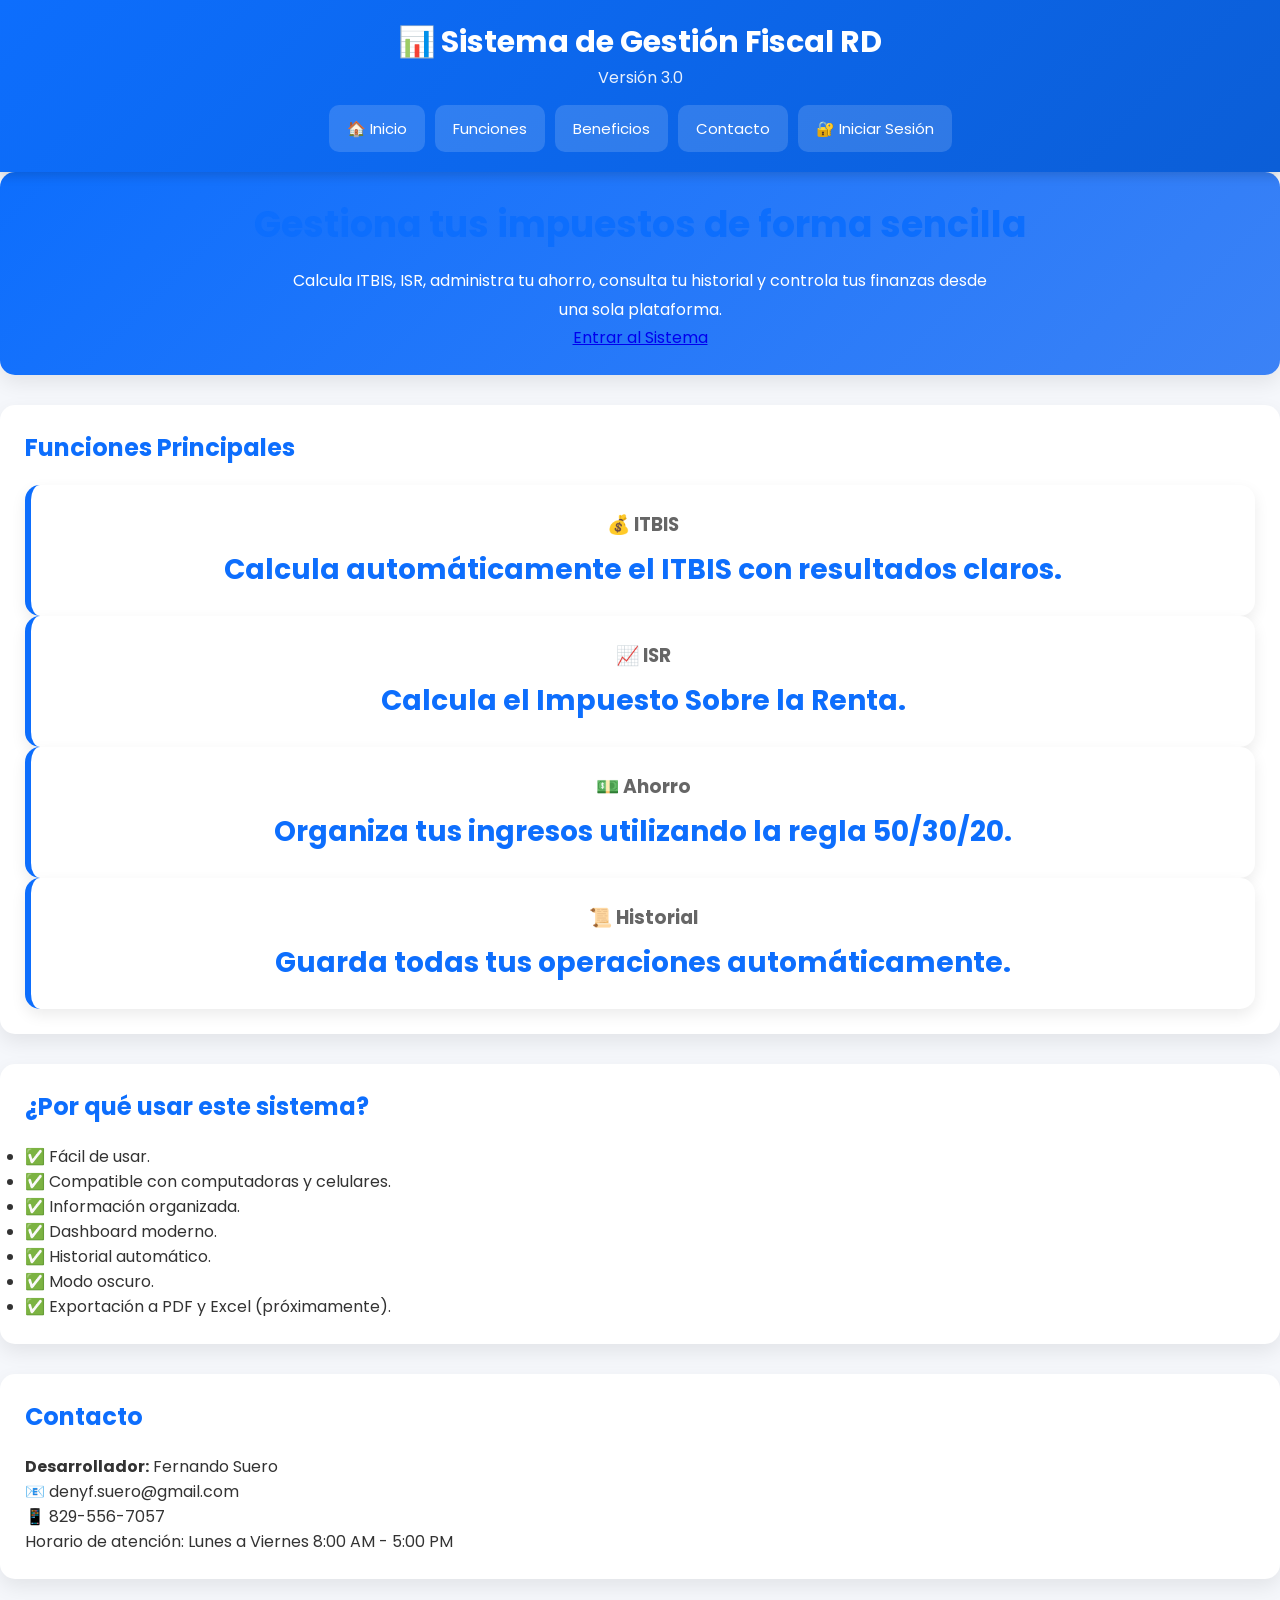
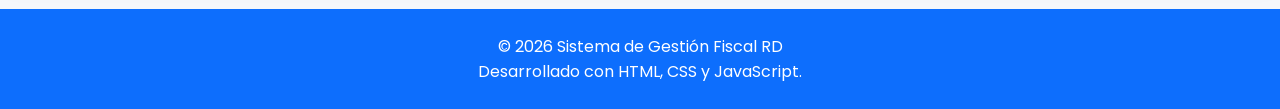
<file: index.html>
<!DOCTYPE html>
<html lang="es">

<head>

    <meta charset="UTF-8">

    <meta name="viewport" content="width=device-width, initial-scale=1.0">

    <title>Sistema de Gestión Fiscal RD | Versión 3.0</title>

    <link rel="stylesheet" href="css/style.css">

    <link rel="preconnect" href="https://fonts.googleapis.com">

    <link rel="preconnect" href="https://fonts.gstatic.com" crossorigin>

    <link href="https://fonts.googleapis.com/css2?family=Poppins:wght@300;400;600;700&display=swap" rel="stylesheet">

</head>

<body>

<header>

    <div class="logo">

        <h1>📊 Sistema de Gestión Fiscal RD</h1>

        <p>Versión 3.0</p>

    </div>

    <nav>

        <a href="#inicio">🏠 Inicio</a>

        <a href="#funciones">Funciones</a>

        <a href="#beneficios">Beneficios</a>

        <a href="#contacto">Contacto</a>

        <a class="login-btn" href="login.html">🔐 Iniciar Sesión</a>

    </nav>

</header>

<section class="hero" id="inicio">

    <div class="hero-text">

        <h2>Gestiona tus impuestos de forma sencilla</h2>

        <p>

            Calcula ITBIS, ISR, administra tu ahorro,

            consulta tu historial y controla tus finanzas

            desde una sola plataforma.

        </p>

        <a href="login.html" class="btn">

            Entrar al Sistema

        </a>

    </div>

</section>

<section id="funciones">

    <h2>Funciones Principales</h2>

    <div class="cards">

        <div class="card">

            <h3>💰 ITBIS</h3>

            <p>

                Calcula automáticamente el ITBIS con resultados claros.

            </p>

        </div>

        <div class="card">

            <h3>📈 ISR</h3>

            <p>

                Calcula el Impuesto Sobre la Renta.

            </p>

        </div>

        <div class="card">

            <h3>💵 Ahorro</h3>

            <p>

                Organiza tus ingresos utilizando la regla 50/30/20.

            </p>

        </div>

        <div class="card">

            <h3>📜 Historial</h3>

            <p>

                Guarda todas tus operaciones automáticamente.

            </p>

        </div>

    </div>

</section>

<section id="beneficios">

    <h2>¿Por qué usar este sistema?</h2>

    <ul>

        <li>✅ Fácil de usar.</li>

        <li>✅ Compatible con computadoras y celulares.</li>

        <li>✅ Información organizada.</li>

        <li>✅ Dashboard moderno.</li>

        <li>✅ Historial automático.</li>

        <li>✅ Modo oscuro.</li>

        <li>✅ Exportación a PDF y Excel (próximamente).</li>

    </ul>

</section>

<section id="contacto">

    <h2>Contacto</h2>

    <p><strong>Desarrollador:</strong> Fernando Suero</p>

    <p>📧 denyf.suero@gmail.com</p>

    <p>📱 829-556-7057</p>

    <p>

        Horario de atención:

        Lunes a Viernes

        8:00 AM - 5:00 PM

    </p>

</section>

<footer>

    <p>

        © 2026 Sistema de Gestión Fiscal RD

    </p>

    <p>

        Desarrollado con HTML, CSS y JavaScript.

    </p>

</footer>

<script src="js/script.js"></script>

</body>

</html>
</file>
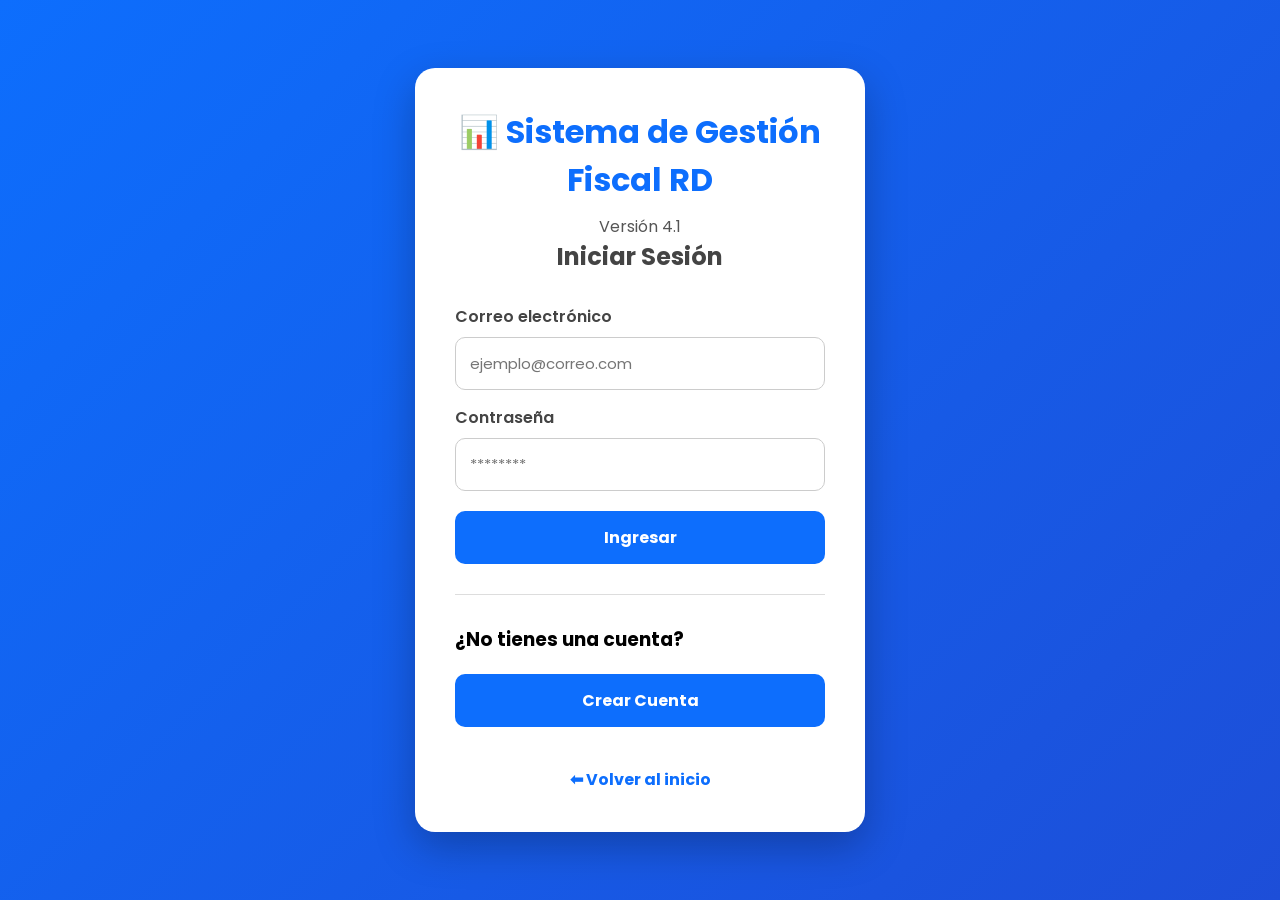
<file: dashboard.html>
<!DOCTYPE html>
<html lang="es">

<head>

<meta charset="UTF-8">

<meta name="viewport"
content="width=device-width, initial-scale=1.0">

<title>
Dashboard | Sistema de Gestión Fiscal RD v4.1
</title>

<meta
name="description"
content="Sistema de Gestión Fiscal RD">

<link
rel="stylesheet"
href="css/dashboard.css">

<link rel="preconnect"
href="https://fonts.googleapis.com">

<link rel="preconnect"
href="https://fonts.gstatic.com"
crossorigin>

<link
href="https://fonts.googleapis.com/css2?family=Poppins:wght@300;400;500;600;700&display=swap"
rel="stylesheet">

</head>

<body>

<!-- ===================================
HEADER
=================================== -->

<header class="header">

<div class="logo">

<h1>
📊 Sistema de Gestión Fiscal RD
</h1>

<p>
Versión 4.1 Profesional
</p>

</div>

<div class="acciones">

<button id="btnModoOscuro">
🌙 Modo Oscuro
</button>

<button id="btnCerrarSesion">
🚪 Cerrar Sesión
</button>

</div>

</header>

<!-- ===================================
USUARIO
=================================== -->
<section class="usuario-panel">

    <h3>👤 Usuario conectado</h3>

    <p>
        <strong>Nombre:</strong>
        <span id="nombreUsuario">Cargando...</span>
    </p>

    <p>
        <strong>Correo:</strong>
        <span id="correoUsuario">Cargando...</span>
    </p>

</section>

<!-- ===================================
CONTENEDOR
=================================== -->
<main class="contenedor">

<!-- ===============================
ESTADÍSTICAS
=============================== -->

<section class="estadisticas">

<div class="card-estadistica">

<h3>
Operaciones
</h3>

<span id="totalOperaciones">
0
</span>

</div>

<div class="card-estadistica">

<h3>
ITBIS
</h3>

<span id="totalITBIS">
0
</span>

</div>

<div class="card-estadistica">

<h3>
ISR
</h3>

<span id="totalISR">
0
</span>

</div>

<div class="card-estadistica">

<h3>
Ahorro
</h3>

<span id="totalAhorro">
0
</span>

</div>

</section>

<!-- ===============================
MENÚ DE MÓDULOS
=============================== -->

<section class="menu-modulos">

<div class="card-modulo">

<h2>
💰 ITBIS
</h2>

<p>
Calcular automáticamente el ITBIS.
</p>

<button
onclick="mostrarModulo('itbis')">
Abrir módulo
</button>

</div>

<div class="card-modulo">

<h2>
📈 ISR
</h2>

<p>
Calcular el Impuesto Sobre la Renta.
</p>

<button
onclick="mostrarModulo('isr')">
Abrir módulo
</button>

</div>

<div class="card-modulo">

<h2>
💵 Ahorro
</h2>

<p>
Aplicar la regla financiera 50 / 30 / 20.
</p>

<button
onclick="mostrarModulo('ahorro')">
Abrir módulo
</button>

</div>

<div class="card-modulo">

<h2>
📜 Historial
</h2>

<p>
Consultar todas las operaciones realizadas.
</p>

<button
onclick="mostrarModulo('historial')">
Abrir módulo
</button>

</div>

</section>

<!-- ===============================
PANEL PRINCIPAL
=============================== -->

<section class="panel">

<div class="bienvenida">

<h2>
Bienvenido al Sistema
</h2>

<p>

Seleccione uno de los módulos para comenzar.

</p>

</div>
<!-- ===============================
MÓDULO ITBIS
=============================== -->

<div id="modulo-itbis" class="modulo" hidden>

<h2>💰 Calculadora de ITBIS</h2>

<p>
Ingrese el monto sin ITBIS para calcular el impuesto.
</p>

<div class="formulario">

<label for="montoITBIS">
Monto sin ITBIS
</label>

<input
type="number"
id="montoITBIS"
placeholder="Ejemplo: 1500">

<div class="botones">

<button onclick="ejecutarITBIS()">
Calcular
</button>

<button onclick="limpiarITBIS()">
Limpiar
</button>

</div>

</div>

<div
id="resultadoITBIS"
class="resultado">
</div>

</div>

<!-- ===============================
MÓDULO ISR
=============================== -->

<div id="modulo-isr" class="modulo" hidden>

<h2>📈 Calculadora de ISR</h2>

<p>
Ingrese el salario mensual.
</p>

<div class="formulario">

<label for="salarioISR">
Salario mensual
</label>

<input
type="number"
id="salarioISR"
placeholder="Ejemplo: 50000">

<div class="botones">

<button onclick="calcularISR()">
Calcular
</button>

<button onclick="limpiarISR()">
Limpiar
</button>

</div>

</div>

<div
id="resultadoISR"
class="resultado">
</div>

</div>

<!-- ===============================
MÓDULO AHORRO
=============================== -->

<div id="modulo-ahorro" class="modulo" hidden>

<h2>💵 Plan de Ahorro 50 / 30 / 20</h2>

<p>
Distribuya automáticamente sus ingresos.
</p>

<div class="formulario">

<label for="ingresoAhorro">
Ingreso mensual
</label>

<input
type="number"
id="ingresoAhorro"
placeholder="Ejemplo: 60000">

<div class="botones">

<button onclick="calcularAhorro()">
Calcular
</button>

<button onclick="limpiarAhorro()">
Limpiar
</button>

</div>

</div>

<div
id="resultadoAhorro"
class="resultado">
</div>

</div>

<!-- ===============================
MÓDULO HISTORIAL
=============================== -->

<div id="modulo-historial" class="modulo" hidden>

<h2>📜 Historial de Operaciones</h2>

<p>
Consulte todas las operaciones realizadas.
</p>

<div class="botones">

<button onclick="mostrarHistorial()">
Actualizar
</button>

<button onclick="limpiarHistorial()">
Limpiar
</button>

<button onclick="exportarJSON()">
JSON
</button>

<button onclick="exportarCSV()">
CSV
</button>

<button onclick="exportarPDF()">
PDF
</button>

</div>

<div
id="resultadoHistorial">
</div>

</div>

</section>

</main>
<!-- ===============================
FOOTER
=============================== -->

<footer>

<p>
© 2026 Sistema de Gestión Fiscal RD
</p>

<p>
Versión 4.1 Profesional
</p>

</footer>

<!-- ===============================
ARCHIVOS JAVASCRIPT
=============================== -->

<script src="js/script.js"></script>
<script src="js/login.js"></script>
<script src="js/dashboard.js"></script>
<script src="js/itbis.js"></script>
<script src="js/isr.js"></script>
<script src="js/ahorro.js"></script>
<script src="js/historial.js"></script>
<script src="js/exportar.js"></script>

</body>

</html>
</file>
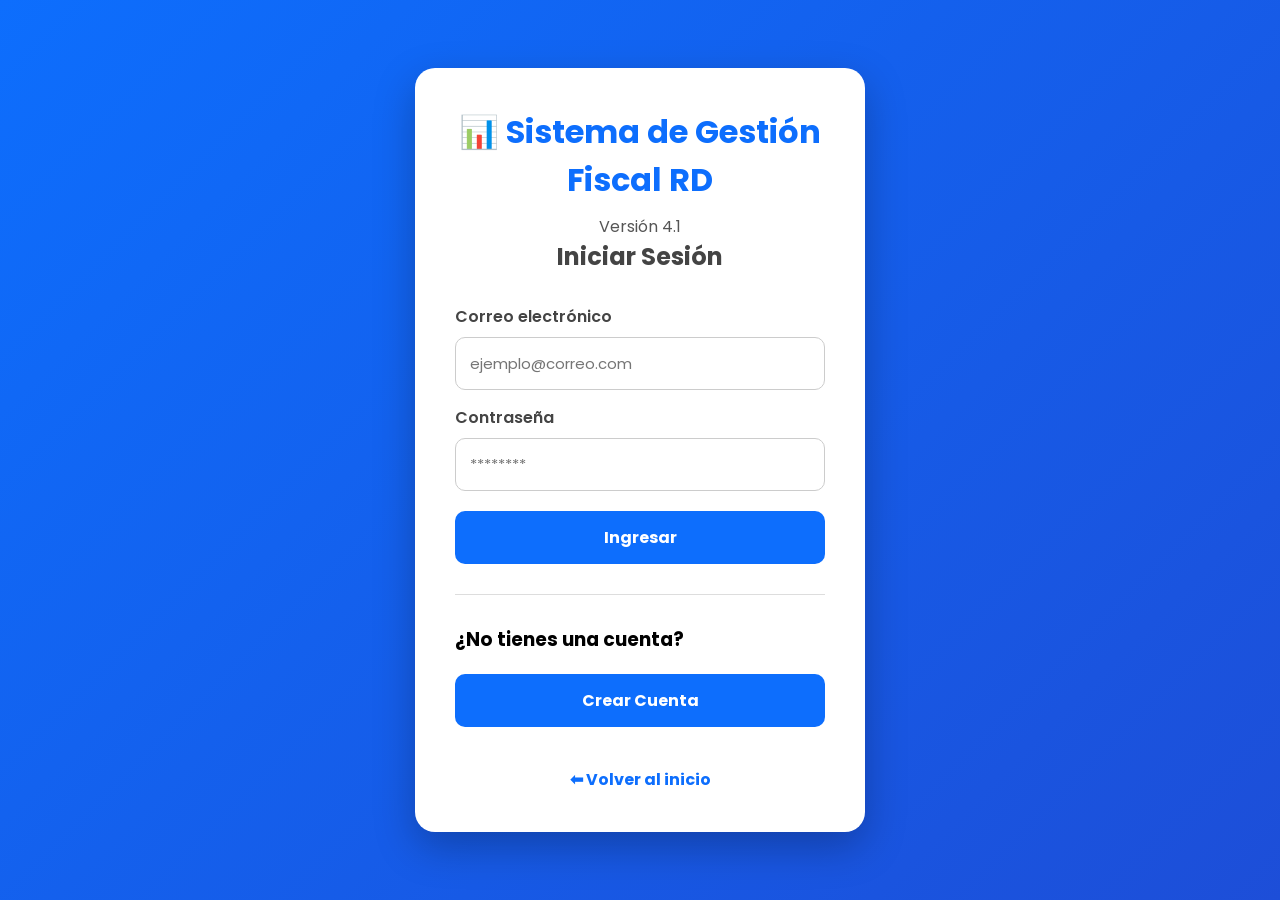
<file: login.html>
<!DOCTYPE html>
<html lang="es">
<head>
<meta charset="UTF-8">
<meta name="viewport" content="width=device-width, initial-scale=1.0">

<title>Iniciar Sesión | Sistema de Gestión Fiscal RD v4.1</title>

<link rel="stylesheet" href="css/login.css">

<link rel="preconnect" href="https://fonts.googleapis.com">
<link rel="preconnect" href="https://fonts.gstatic.com" crossorigin>

<link href="https://fonts.googleapis.com/css2?family=Poppins:wght@300;400;500;600;700&display=swap" rel="stylesheet">
</head>

<body>

<div class="login-container">

<div class="login-box">

<h1>📊 Sistema de Gestión Fiscal RD</h1>

<p>Versión 4.1</p>

<h2>Iniciar Sesión</h2>

<form id="loginForm">

<label>Correo electrónico</label>

<input
type="email"
id="correo"
placeholder="ejemplo@correo.com"
required>

<label>Contraseña</label>

<input
type="password"
id="password"
placeholder="********"
required>

<button type="submit">
Ingresar
</button>

</form>

<p id="mensaje"></p>

<hr>

<h3>¿No tienes una cuenta?</h3>

<button
type="button"
onclick="crearCuenta()">
Crear Cuenta
</button>

<br><br>

<a href="index.html">
⬅ Volver al inicio
</a>

</div>

</div>

<script src="js/login.js"></script>

</body>
</html>
</file>
<file: css/style.css>
/* ====================================
   Sistema de Gestión Fiscal RD v2.0
==================================== */

*{
    margin:0;
    padding:0;
    box-sizing:border-box;
    font-family:'Poppins',sans-serif;
}

html{
    scroll-behavior:smooth;
}

body{
    background:#f5f7fb;
    color:#333;
    transition:.3s;
}

/* HEADER */

header{
    background:linear-gradient(135deg,#0d6efd,#0b5ed7);
    color:#fff;
    padding:20px;
    position:sticky;
    top:0;
    z-index:1000;
    box-shadow:0 4px 10px rgba(0,0,0,.15);
}

.logo{
    text-align:center;
    margin-bottom:15px;
}

.logo h1{
    font-size:30px;
}

.logo p{
    opacity:.9;
}

nav{
    display:flex;
    justify-content:center;
    flex-wrap:wrap;
    gap:10px;
}

nav a,
nav button{

    text-decoration:none;
    color:white;
    background:rgba(255,255,255,.15);
    border:none;
    padding:12px 18px;
    border-radius:10px;
    cursor:pointer;
    transition:.3s;
    font-size:15px;

}

nav a:hover,
nav button:hover{

    background:white;
    color:#0d6efd;

}

/* MAIN */

main{

    max-width:1200px;
    margin:auto;
    padding:25px;

}

section{

    background:white;
    margin-bottom:30px;
    padding:25px;
    border-radius:15px;
    box-shadow:0 8px 20px rgba(0,0,0,.08);

}

section h2{

    color:#0d6efd;
    margin-bottom:20px;

}

/* HERO */

.hero{

    text-align:center;
    background:linear-gradient(135deg,#0d6efd,#3b82f6);
    color:white;

}

.hero h2{

    font-size:36px;
    margin-bottom:15px;

}

.hero p{

    max-width:700px;
    margin:auto;
    line-height:1.8;

}

/* DASHBOARD */

.dashboard{

    display:grid;
    grid-template-columns:repeat(auto-fit,minmax(220px,1fr));
    gap:20px;

}

.card{

    background:white;
    border-left:6px solid #0d6efd;
    border-radius:15px;
    text-align:center;
    padding:25px;
    transition:.3s;
    box-shadow:0 6px 15px rgba(0,0,0,.08);

}

.card:hover{

    transform:translateY(-5px);

}

.card h3{

    margin-bottom:10px;
    color:#666;

}

.card p{

    font-size:28px;
    font-weight:bold;
    color:#0d6efd;

}

/* INPUTS */

input{

    width:100%;
    padding:14px;
    border:1px solid #ccc;
    border-radius:10px;
    margin-bottom:15px;
    font-size:16px;

}

/* BOTONES */

button{

    background:#0d6efd;
    color:white;
    border:none;
    border-radius:10px;
    padding:12px 18px;
    cursor:pointer;
    transition:.3s;
    margin-top:8px;
    margin-right:10px;

}

button:hover{

    background:#0b5ed7;

}

/* RESULTADOS */

#resultado,
#resultadoISR,
#resultadoAhorro{

    margin-top:20px;
    background:#eef5ff;
    border-left:6px solid #0d6efd;
    border-radius:10px;
    padding:18px;

}

#resultado p,
#resultadoISR p,
#resultadoAhorro p{

    margin:8px 0;
    font-weight:600;

}

/* HISTORIAL */

#historialLista{

    margin-top:20px;

}

.historial-item{

    background:#f8f9fa;
    border-left:5px solid #198754;
    padding:15px;
    margin-bottom:15px;
    border-radius:10px;
    animation:fade .3s;

}

@keyframes fade{

    from{

        opacity:0;
        transform:translateY(10px);

    }

    to{

        opacity:1;
        transform:translateY(0);

    }

}

/* SOPORTE */

.soporte-card{

    background:#eef5ff;
    padding:20px;
    border-radius:12px;
    line-height:2;

}

/* FOOTER */

footer{

    background:#0d6efd;
    color:white;
    text-align:center;
    padding:25px;

}

/* MODO OSCURO */

.dark-mode{

    background:#111827;
    color:white;

}

.dark-mode section{

    background:#1f2937;
    color:white;

}

.dark-mode .card{

    background:#273449;
    color:white;

}

.dark-mode .card p{

    color:#5ab1ff;

}

.dark-mode input{

    background:#374151;
    color:white;
    border:1px solid #555;

}

.dark-mode #resultado,
.dark-mode #resultadoISR,
.dark-mode #resultadoAhorro{

    background:#374151;

}

.dark-mode .soporte-card{

    background:#374151;

}

/* RESPONSIVE */

@media(max-width:768px){

nav{

    flex-direction:column;

}

nav a,
nav button{

    width:100%;
    text-align:center;

}

.hero h2{

    font-size:28px;

}

button{

    width:100%;
    margin-bottom:10px;

}

.dashboard{

    grid-template-columns:1fr;

}

}
</file>
<file: css/dashboard.css>
/* ==========================================
   Sistema de Gestión Fiscal RD
   Dashboard.css - Versión 4.0
========================================== */

*{
    margin:0;
    padding:0;
    box-sizing:border-box;
}

body{
    font-family:"Poppins",sans-serif;
    background:#f4f7fb;
    color:#222;
}

/* ================= HEADER ================= */

.header{
    display:flex;
    justify-content:space-between;
    align-items:center;
    padding:20px 40px;
    background:#0d6efd;
    color:#fff;
    box-shadow:0 2px 10px rgba(0,0,0,.15);
}

.logo h1{
    font-size:26px;
}

.logo p{
    opacity:.8;
    margin-top:5px;
}

.acciones button{
    margin-left:10px;
}

/* ================= BOTONES ================= */

button{
    background:#0d6efd;
    color:#fff;
    border:none;
    padding:12px 18px;
    border-radius:8px;
    cursor:pointer;
    font-size:15px;
    transition:.3s;
}

button:hover{
    background:#084298;
    transform:translateY(-2px);
}

/* ================= CONTENEDOR ================= */

.contenedor{
    width:95%;
    max-width:1300px;
    margin:30px auto;
}

/* ================= ESTADÍSTICAS ================= */

.estadisticas{
    display:grid;
    grid-template-columns:repeat(auto-fit,minmax(220px,1fr));
    gap:20px;
    margin-bottom:30px;
}

.card-estadistica{
    background:#fff;
    border-radius:12px;
    padding:25px;
    text-align:center;
    box-shadow:0 8px 18px rgba(0,0,0,.08);
}

.card-estadistica h3{
    margin-bottom:10px;
    color:#555;
}

.card-estadistica span{
    font-size:34px;
    font-weight:bold;
    color:#0d6efd;
}

/* ================= MENÚ ================= */

.menu-modulos{
    display:grid;
    grid-template-columns:repeat(auto-fit,minmax(260px,1fr));
    gap:20px;
    margin-bottom:30px;
}

.card-modulo{
    background:#fff;
    border-radius:12px;
    padding:25px;
    text-align:center;
    box-shadow:0 8px 18px rgba(0,0,0,.08);
}

.card-modulo h2{
    margin-bottom:15px;
    color:#0d6efd;
}

.card-modulo p{
    margin-bottom:20px;
    color:#666;
}

/* ================= PANEL ================= */

.panel{
    background:#fff;
    border-radius:12px;
    padding:30px;
    min-height:350px;
    box-shadow:0 8px 18px rgba(0,0,0,.08);
}

.modulo h2{
    margin-bottom:15px;
    color:#0d6efd;
}

.formulario{
    margin-top:20px;
}

.formulario label{
    display:block;
    margin-bottom:8px;
    font-weight:600;
}

.formulario input{
    width:100%;
    padding:12px;
    border:1px solid #ccc;
    border-radius:8px;
    margin-bottom:20px;
    font-size:16px;
}

.botones{
    display:flex;
    gap:10px;
    flex-wrap:wrap;
}

.resultado{
    margin-top:25px;
    padding:20px;
    background:#eef6ff;
    border-left:5px solid #0d6efd;
    border-radius:8px;
}

/* ================= FOOTER ================= */

footer{
    margin-top:40px;
    background:#0d6efd;
    color:#fff;
    text-align:center;
    padding:20px;
}

/* ================= MODO OSCURO ================= */

body.dark{
    background:#1b1b1b;
    color:#eee;
}

body.dark .card-estadistica,
body.dark .card-modulo,
body.dark .panel{
    background:#2d2d2d;
    color:#eee;
}

body.dark input{
    background:#3b3b3b;
    color:#fff;
    border:1px solid #555;
}

body.dark .resultado{
    background:#303030;
    border-left:5px solid #3b82f6;
}

/* ================= RESPONSIVE ================= */

@media(max-width:768px){

    .header{
        flex-direction:column;
        text-align:center;
        gap:15px;
    }

    .acciones{
        display:flex;
        flex-wrap:wrap;
        justify-content:center;
        gap:10px;
    }

}

/* =====================================
   PANEL DEL USUARIO
===================================== */

.usuario-panel{
    width:90%;
    max-width:1200px;
    margin:20px auto;
    padding:20px;
    background:#ffffff;
    border-radius:15px;
    box-shadow:0 5px 15px rgba(0,0,0,.10);
    border-left:6px solid #0d6efd;
}

.usuario-panel h3{
    margin-bottom:15px;
    color:#0d6efd;
    font-size:22px;
}

.usuario-panel p{
    margin:8px 0;
    font-size:16px;
    color:#444;
}

.usuario-panel span{
    font-weight:bold;
    color:#222;
}

/* ==========================
   MODO OSCURO
========================== */

body.dark .usuario-panel{
    background:#1f1f1f;
    border-left:6px solid #4da3ff;
    box-shadow:0 5px 15px rgba(0,0,0,.40);
}

body.dark .usuario-panel h3{
    color:#4da3ff;
}

body.dark .usuario-panel p,
body.dark .usuario-panel span{
    color:#f1f1f1;
}
</file>
<file: css/login.css>
/* =========================================
   Sistema de Gestión Fiscal RD
   login.css - Versión 3.0
========================================= */

*{
    margin:0;
    padding:0;
    box-sizing:border-box;
    font-family:'Poppins',sans-serif;
}

body{

    background:linear-gradient(135deg,#0d6efd,#1d4ed8);

    min-height:100vh;

    display:flex;

    justify-content:center;

    align-items:center;

    padding:20px;

}

.login-container{

    width:100%;

    max-width:450px;

}

.login-box{

    background:white;

    border-radius:20px;

    padding:40px;

    box-shadow:0 15px 40px rgba(0,0,0,.25);

    animation:fade .5s;

}

@keyframes fade{

    from{

        opacity:0;

        transform:translateY(20px);

    }

    to{

        opacity:1;

        transform:translateY(0);

    }

}

.login-box h1{

    text-align:center;

    color:#0d6efd;

    margin-bottom:10px;

}

.login-box h2{

    text-align:center;

    color:#444;

    margin-bottom:30px;

}

label{

    display:block;

    margin-top:15px;

    margin-bottom:8px;

    font-weight:600;

    color:#444;

}

input{

    width:100%;

    padding:14px;

    border:1px solid #ccc;

    border-radius:10px;

    font-size:15px;

    transition:.3s;

}

input:focus{

    border-color:#0d6efd;

    outline:none;

    box-shadow:0 0 10px rgba(13,110,253,.3);

}

button{

    width:100%;

    margin-top:20px;

    padding:14px;

    border:none;

    border-radius:10px;

    background:#0d6efd;

    color:white;

    font-size:16px;

    font-weight:bold;

    cursor:pointer;

    transition:.3s;

}

button:hover{

    background:#0b5ed7;

}

#mensaje{

    margin-top:15px;

    text-align:center;

    font-weight:bold;

    color:#dc3545;

}

hr{

    margin:30px 0;

    border:none;

    border-top:1px solid #ddd;

}

a{

    text-decoration:none;

    color:#0d6efd;

    font-weight:bold;

    display:block;

    text-align:center;

    margin-top:15px;

}

a:hover{

    text-decoration:underline;

}

p{

    text-align:center;

    color:#555;

}

@media(max-width:600px){

.login-box{

    padding:25px;

}

.login-box h1{

    font-size:24px;

}

.login-box h2{

    font-size:20px;

}

button{

    padding:12px;

}

}
</file>
